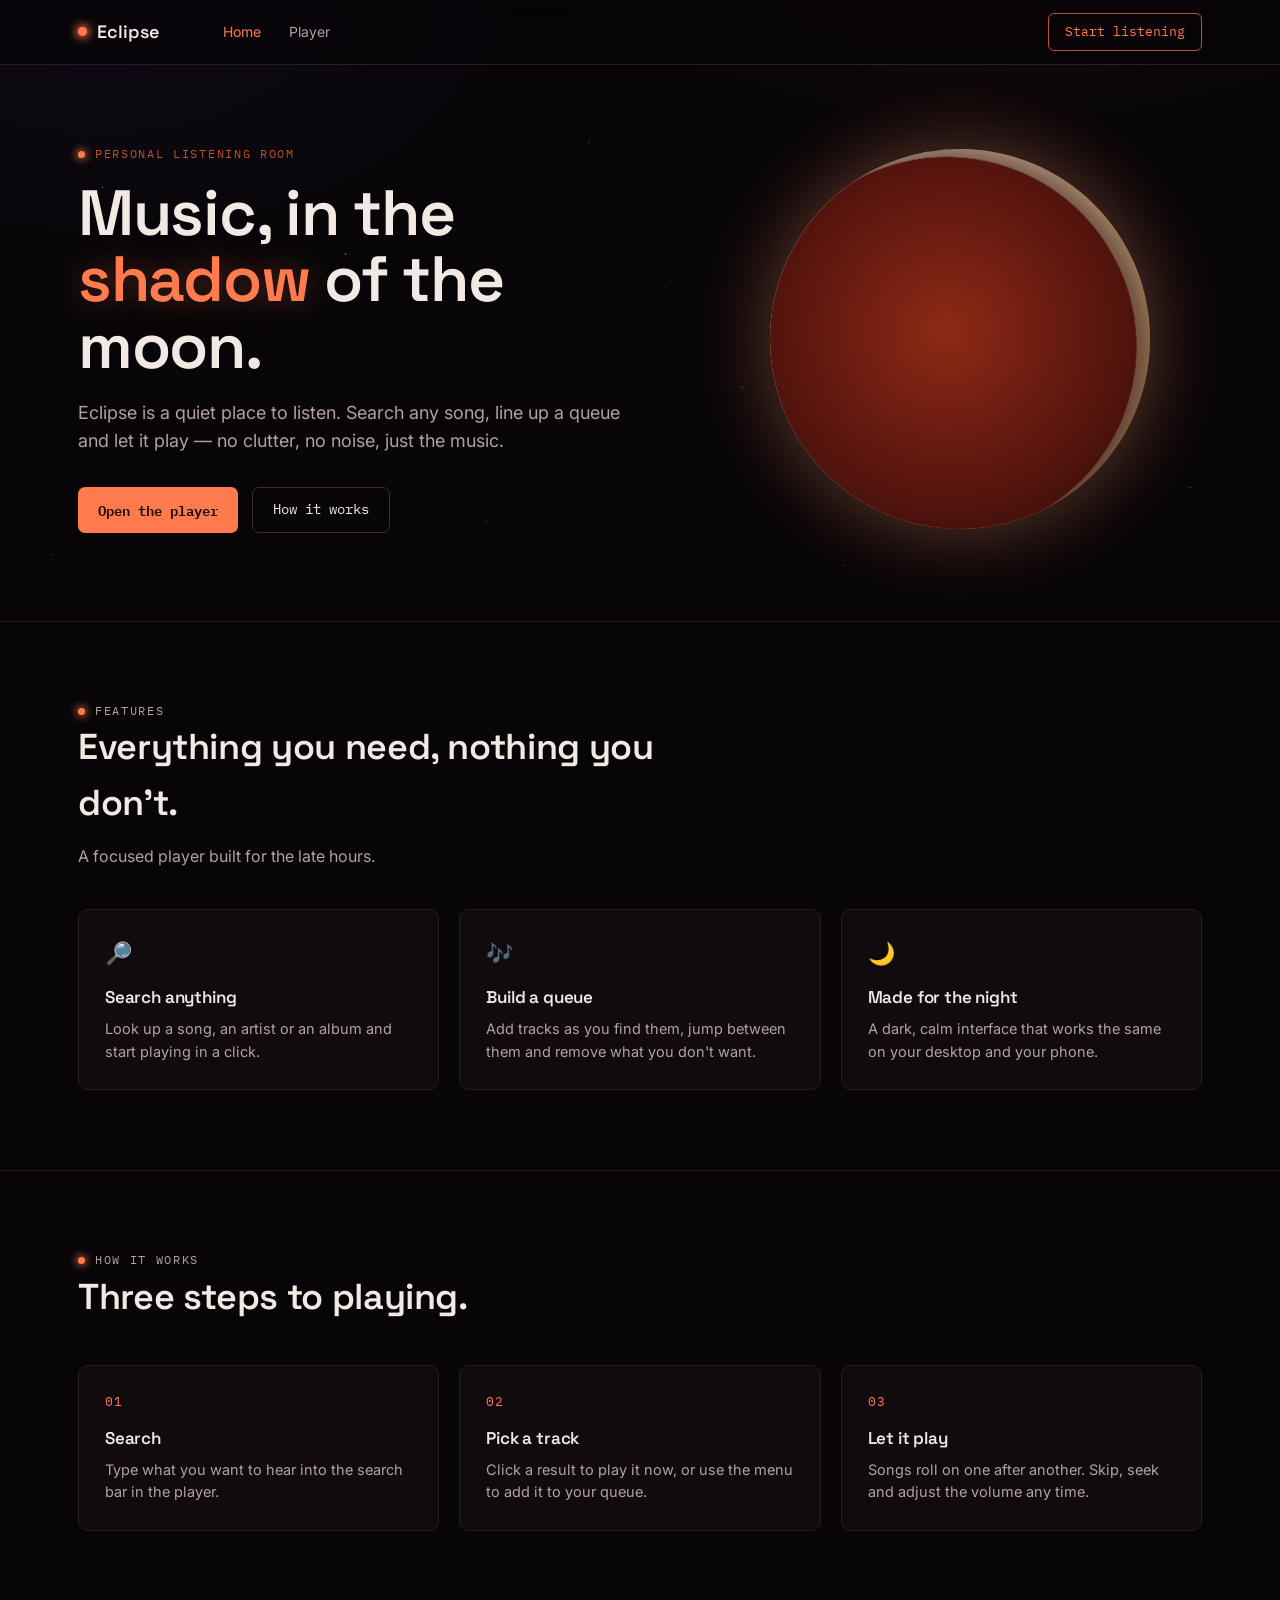
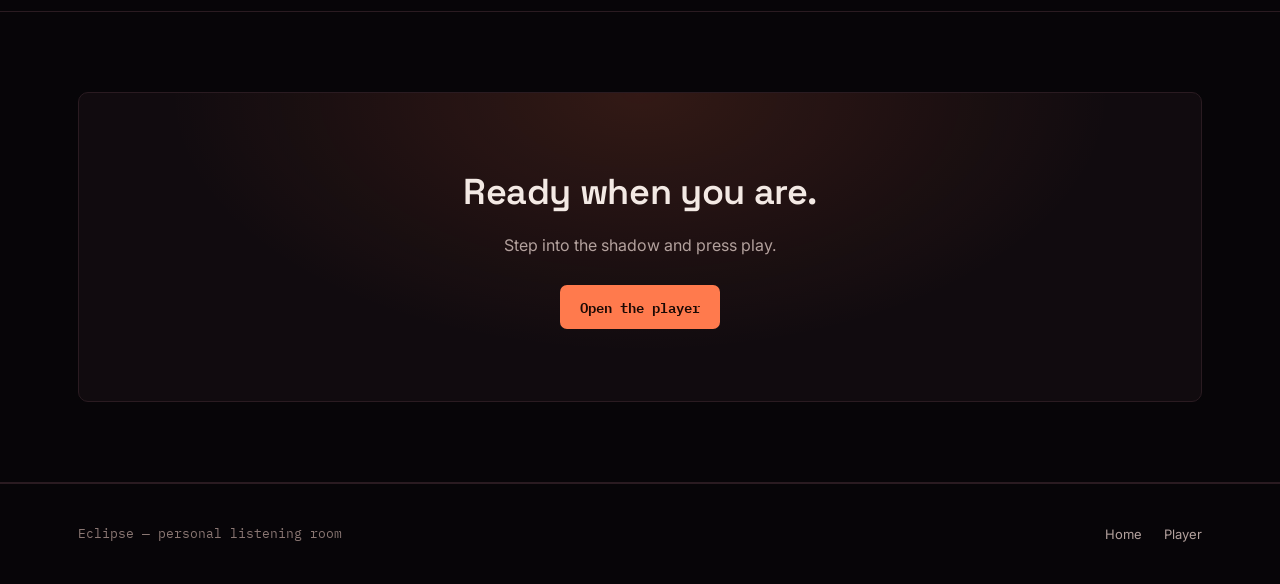
<file: frontend/index.html>
<!DOCTYPE html>
<html lang="en">
<head>
<meta charset="UTF-8">
<meta name="viewport" content="width=device-width, initial-scale=1.0">
<title>Eclipse — a personal listening room</title>
<meta name="description" content="Eclipse is a personal listening room. Search any song, build a queue and let it play.">
<meta name="theme-color" content="#070508">
<meta property="og:type" content="website">
<meta property="og:title" content="Eclipse — a personal listening room">
<meta property="og:description" content="Search any song, build a queue and let it play.">
<link rel="preconnect" href="https://fonts.googleapis.com">
<link rel="preconnect" href="https://fonts.gstatic.com" crossorigin>
<link href="https://fonts.googleapis.com/css2?family=Space+Grotesk:wght@500;600;700&family=Inter:wght@400;500;600&family=IBM+Plex+Mono:wght@400;500;600&display=swap" rel="stylesheet">
<link rel="stylesheet" href="style.css">
<link rel="icon" href="data:image/svg+xml,%3Csvg xmlns='http://www.w3.org/2000/svg' viewBox='0 0 32 32'%3E%3Ccircle cx='16' cy='16' r='13' fill='%23120609' stroke='%23ff7a4d' stroke-width='2.5'/%3E%3Cpath d='M16 3a13 13 0 0 1 0 26' fill='none' stroke='%23ffd9a8' stroke-width='1.2' opacity='.8'/%3E%3C/svg%3E">
</head>
<body>

<nav class="nav">
  <div class="wrap">
    <a href="/" class="nav-brand"><span class="dot"></span>Eclipse</a>
    <div class="nav-links">
      <a href="/" class="active">Home</a>
      <a href="/player">Player</a>
    </div>
    <div class="nav-ctas"><a class="nav-cta" href="/player">Start listening</a></div>
  </div>
</nav>

<header class="hero">
  <div class="wrap hero-grid">
    <div class="hero-copy">
      <p class="eyebrow">Personal listening room</p>
      <h1>Music, in the <span class="accent">shadow</span> of the moon.</h1>
      <p class="lede">Eclipse is a quiet place to listen. Search any song, line up a queue and let it play — no clutter, no noise, just the music.</p>
      <div class="hero-ctas">
        <a class="btn btn-primary" href="/player">Open the player</a>
        <a class="btn btn-ghost" href="#how">How it works</a>
      </div>
    </div>
    <div class="hero-visual">
      <div class="eclipse" aria-hidden="true">
        <div class="eclipse-halo"></div>
        <div class="eclipse-disc">
          <div class="eclipse-shadow"></div>
        </div>
      </div>
    </div>
  </div>
</header>

<section class="section" id="features">
  <div class="wrap">
    <div class="section-head">
      <p class="eyebrow">Features</p>
      <h2>Everything you need, nothing you don't.</h2>
      <p>A focused player built for the late hours.</p>
    </div>
    <div class="grid-3">
      <div class="card">
        <div class="card-icon">🔎</div>
        <h3>Search anything</h3>
        <p>Look up a song, an artist or an album and start playing in a click.</p>
      </div>
      <div class="card">
        <div class="card-icon">🎶</div>
        <h3>Build a queue</h3>
        <p>Add tracks as you find them, jump between them and remove what you don't want.</p>
      </div>
      <div class="card">
        <div class="card-icon">🌙</div>
        <h3>Made for the night</h3>
        <p>A dark, calm interface that works the same on your desktop and your phone.</p>
      </div>
    </div>
  </div>
</section>

<section class="section" id="how">
  <div class="wrap">
    <div class="section-head">
      <p class="eyebrow">How it works</p>
      <h2>Three steps to playing.</h2>
    </div>
    <div class="grid-3">
      <div class="card">
        <div class="step-num">01</div>
        <h3>Search</h3>
        <p>Type what you want to hear into the search bar in the player.</p>
      </div>
      <div class="card">
        <div class="step-num">02</div>
        <h3>Pick a track</h3>
        <p>Click a result to play it now, or use the menu to add it to your queue.</p>
      </div>
      <div class="card">
        <div class="step-num">03</div>
        <h3>Let it play</h3>
        <p>Songs roll on one after another. Skip, seek and adjust the volume any time.</p>
      </div>
    </div>
  </div>
</section>

<section class="section">
  <div class="wrap">
    <div class="cta-band">
      <h2>Ready when you are.</h2>
      <p>Step into the shadow and press play.</p>
      <a class="btn btn-primary" href="/player">Open the player</a>
    </div>
  </div>
</section>

<footer>
  <div class="wrap">
    <div class="footer-brand">Eclipse — personal listening room</div>
    <div class="footer-links"><a href="/">Home</a><a href="/player">Player</a></div>
  </div>
</footer>

</body>
</html>
</file>
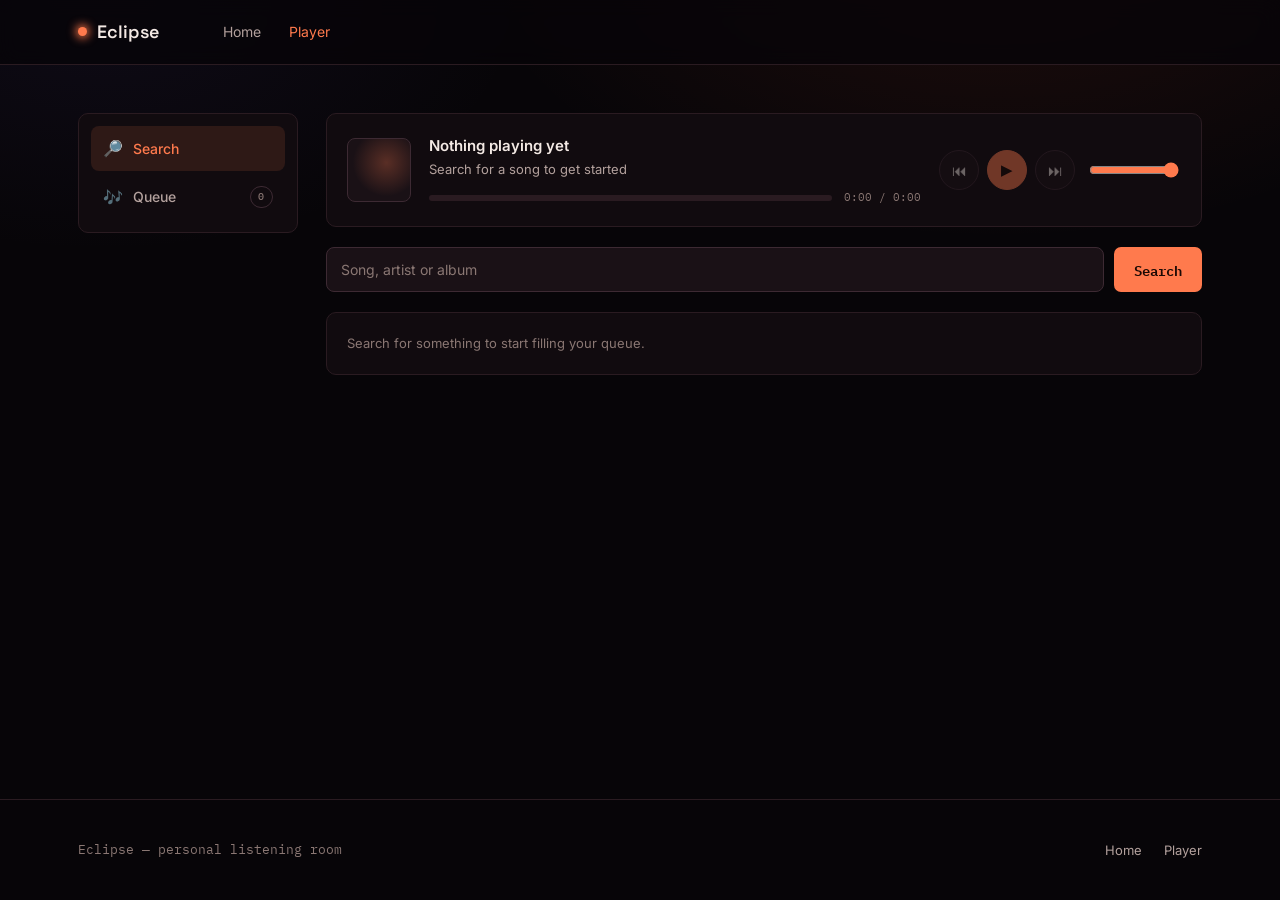
<file: frontend/player.html>
<!DOCTYPE html>
<html lang="en">
<head>
<meta charset="UTF-8">
<meta name="viewport" content="width=device-width, initial-scale=1.0">
<title>Player — Eclipse</title>
<meta name="description" content="Eclipse — a personal listening room.">
<meta name="theme-color" content="#070508">
<link rel="preconnect" href="https://fonts.googleapis.com">
<link rel="preconnect" href="https://fonts.gstatic.com" crossorigin>
<link href="https://fonts.googleapis.com/css2?family=Space+Grotesk:wght@500;600;700&family=Inter:wght@400;500;600&family=IBM+Plex+Mono:wght@400;500;600&display=swap" rel="stylesheet">
<link rel="stylesheet" href="style.css">
<link rel="icon" href="data:image/svg+xml,%3Csvg xmlns='http://www.w3.org/2000/svg' viewBox='0 0 32 32'%3E%3Ccircle cx='16' cy='16' r='13' fill='%23120609' stroke='%23ff7a4d' stroke-width='2.5'/%3E%3Cpath d='M16 3a13 13 0 0 1 0 26' fill='none' stroke='%23ffd9a8' stroke-width='1.2' opacity='.8'/%3E%3C/svg%3E">
</head>
<body>

<nav class="nav">
  <div class="wrap">
    <a href="/" class="nav-brand"><span class="dot"></span>Eclipse</a>
    <div class="nav-links">
      <a href="/">Home</a>
      <a href="/player" class="active">Player</a>
    </div>
  </div>
</nav>

<section class="music-shell wrap">
  <div class="music-panel">

    <aside class="music-sidebar">
      <nav class="music-sidebar-nav">
        <a href="#" class="music-sidebar-link active" data-panel="search">
          <span class="music-icon">🔎</span> Search
        </a>
        <a href="#" class="music-sidebar-link" data-panel="queue">
          <span class="music-icon">🎶</span> Queue
          <span class="music-count-tag" id="queue-count">0</span>
        </a>
      </nav>
    </aside>

    <main class="music-main">

      <div class="music-nowplaying-card" id="now-playing">
        <div class="music-nowplaying-art"><img id="np-artwork" alt="" hidden></div>
        <div class="music-nowplaying-info">
          <div class="music-nowplaying-title" id="np-title">Nothing playing yet</div>
          <div class="music-nowplaying-sub" id="np-author">Search for a song to get started</div>
          <div class="music-progress-row">
            <div class="music-progress" id="progress" role="slider" aria-label="Seek" aria-valuemin="0" aria-valuemax="100" aria-valuenow="0" tabindex="0">
              <div class="music-progress-fill" id="progress-fill"></div>
            </div>
            <span class="music-time" id="time-label">0:00 / 0:00</span>
          </div>
        </div>
        <div class="music-controls">
          <button class="music-ctrl-btn" id="prev-btn" title="Previous" aria-label="Previous" disabled>⏮</button>
          <button class="music-ctrl-btn music-ctrl-primary" id="play-btn" title="Play/Pause" aria-label="Play or pause" disabled>▶</button>
          <button class="music-ctrl-btn" id="next-btn" title="Next" aria-label="Next" disabled>⏭</button>
          <input class="music-volume" id="volume" type="range" min="0" max="1" step="0.01" value="1" aria-label="Volume" title="Volume">
        </div>
      </div>

      <p class="music-toast" id="toast" hidden></p>

      <div id="panel-search" class="music-view">
        <form class="music-play-card" id="search-form">
          <input type="text" id="search-input" class="music-play-input" placeholder="Song, artist or album" autocomplete="off" aria-label="Search songs">
          <button class="btn btn-primary" type="submit">Search</button>
        </form>

        <div class="music-queue-card">
          <ul class="music-queue-list" id="results">
            <li class="music-queue-empty">Search for something to start filling your queue.</li>
          </ul>
        </div>
      </div>

      <div id="panel-queue" class="music-view" hidden>
        <div class="music-queue-card">
          <div class="music-toolbar music-toolbar-tight">
            <h3>Queue</h3>
            <button class="btn btn-ghost btn-small" id="clear-btn" type="button">Clear</button>
          </div>
          <ul class="music-queue-list" id="queue-list">
            <li class="music-queue-empty">Your queue is empty.</li>
          </ul>
        </div>
      </div>

    </main>
  </div>
</section>

<footer>
  <div class="wrap">
    <div class="footer-brand">Eclipse — personal listening room</div>
    <div class="footer-links"><a href="/">Home</a><a href="/player">Player</a></div>
  </div>
</footer>

<audio id="audio" preload="none"></audio>
<script src="app.js"></script>
</body>
</html>
</file>
<file: frontend/style.css>
/* ============================================================
   Eclipse — lunar-eclipse theme: a near-black night sky, umbra
   reds and a thin gold limb. One accent colour, used sparingly.
   ============================================================ */

:root {
  /* Lunar eclipse: near-black night sky, umbra reds, a thin gold limb */
  --bg:            #070508;
  --surface:       #110b0f;
  --surface-raised:#1a1116;
  --line:          #2a1b21;
  --line-bright:   #3d2a33;

  --accent:        #ff7a4d;
  --accent-dim:    #b8532f;
  --accent-soft:   rgba(255, 122, 77, 0.12);
  --amber:         #ffc27a;
  --green:         #57e08f;

  --text:          #f3e9e4;
  --text-dim:      #b3a19d;
  --text-faint:    #8a7773;

  --font-display:  'Space Grotesk', sans-serif;
  --font-body:     'Inter', sans-serif;
  --font-mono:     'IBM Plex Mono', monospace;

  --radius:        10px;
  --max-w:         1180px;
}

@media (prefers-reduced-motion: reduce) {
  *, *::before, *::after { animation-duration: 0.01ms !important; animation-iteration-count: 1 !important; transition-duration: 0.01ms !important; }
}

* { box-sizing: border-box; }

html { scroll-behavior: smooth; }
html, body { overflow-x: hidden; max-width: 100%; }
body {
  margin: 0;
  min-height: 100vh;
  display: flex;
  flex-direction: column;
  background: var(--bg);
  background-image:
    radial-gradient(ellipse 900px 520px at 78% -8%, rgba(255,90,50,0.10), transparent 60%),
    radial-gradient(ellipse 700px 420px at 8% 0%, rgba(90,70,170,0.09), transparent 60%);
  background-repeat: no-repeat;
  color: var(--text);
  font-family: var(--font-body);
  font-size: 16px;
  line-height: 1.55;
  -webkit-font-smoothing: antialiased;
}

a { color: inherit; }
::selection { background: var(--accent-soft); color: var(--accent); }
h1, h2, h3 { font-family: var(--font-display); font-weight: 600; letter-spacing: -0.01em; margin: 0; }

.wrap { max-width: var(--max-w); margin: 0 auto; padding: 0 28px; width: 100%; }

/* ── Nav ─────────────────────────────────────────────────── */

.nav {
  position: sticky;
  top: 0;
  z-index: 50;
  background: rgba(7, 5, 8, 0.78);
  backdrop-filter: blur(10px);
  border-bottom: 1px solid var(--line);
}
.nav .wrap { display: flex; align-items: center; height: 64px; gap: 64px; }
.nav-brand {
  display: flex;
  align-items: center;
  gap: 10px;
  font-family: var(--font-display);
  font-weight: 600;
  font-size: 18px;
  text-decoration: none;
  flex-shrink: 0;
}
.nav-brand .dot {
  width: 9px; height: 9px; border-radius: 50%;
  background: var(--accent);
  box-shadow: 0 0 10px 2px var(--accent);
}
.nav-links { display: flex; gap: 28px; font-size: 14px; color: var(--text-dim); }
.nav-links a { text-decoration: none; transition: color .15s; }
.nav-links a:hover { color: var(--text); }
.nav-links a.active { color: var(--accent); }
.nav-ctas { display: flex; align-items: center; gap: 12px; margin-left: auto; }
.nav-cta {
  font-family: var(--font-mono);
  font-size: 13px;
  padding: 8px 16px;
  border: 1px solid var(--accent-dim);
  border-radius: 6px;
  color: var(--accent);
  text-decoration: none;
  transition: background .15s, border-color .15s;
}
.nav-cta:hover { background: var(--accent-soft); border-color: var(--accent); }

/* ── Buttons ─────────────────────────────────────────────── */

.btn {
  font-family: var(--font-mono);
  font-size: 14px;
  padding: 11px 20px;
  border-radius: 7px;
  border: none;
  cursor: pointer;
  text-decoration: none;
  display: inline-flex;
  align-items: center;
  gap: 8px;
  transition: transform .12s, box-shadow .12s, background .12s;
}
.btn-primary { background: var(--accent); color: #1a0904; font-weight: 600; }
.btn-primary:hover { transform: translateY(-1px); box-shadow: 0 6px 24px -4px rgba(255,122,77,0.45); }
.btn-ghost { background: none; border: 1px solid var(--line-bright); color: var(--text); }
.btn-ghost:hover { border-color: var(--accent-dim); color: var(--accent); }
.btn-small { padding: 6px 12px; font-size: 12px; }

/* ── Footer ──────────────────────────────────────────────── */

footer { border-top: 1px solid var(--line); padding: 40px 0; margin-top: auto; }
footer .wrap { display: flex; justify-content: space-between; align-items: center; flex-wrap: wrap; gap: 16px; }
.footer-brand { font-family: var(--font-mono); font-size: 13px; color: var(--text-faint); }
.footer-links { display: flex; gap: 22px; font-size: 13px; color: var(--text-dim); }

/* ── Panel layout ────────────────────────────────────────── */

.music-shell { padding: 48px 28px 80px; min-height: 60vh; }

.music-panel {
  display: grid;
  grid-template-columns: 220px 1fr;
  gap: 28px;
  align-items: start;
}
.music-main { min-width: 0; }

.music-sidebar {
  background: var(--surface);
  border: 1px solid var(--line);
  border-radius: var(--radius);
  padding: 12px;
  position: sticky;
  top: 88px;
}
.music-sidebar-nav { display: flex; flex-direction: column; gap: 4px; }
.music-sidebar-link {
  display: flex;
  align-items: center;
  gap: 10px;
  padding: 10px 12px;
  border-radius: 8px;
  color: var(--text-dim);
  text-decoration: none;
  font-size: 14px;
  font-weight: 500;
  transition: background 0.15s, color 0.15s;
}
.music-sidebar-link:hover { background: var(--surface-raised); color: var(--text); }
.music-sidebar-link.active { background: var(--accent-soft); color: var(--accent); }
.music-icon { font-size: 16px; }
.music-count-tag {
  margin-left: auto;
  font-family: var(--font-mono);
  font-size: 10px;
  letter-spacing: 0.06em;
  color: var(--text-faint);
  border: 1px solid var(--line-bright);
  border-radius: 999px;
  padding: 2px 7px;
}
.music-view[hidden] { display: none; }

/* ── Toolbar / inputs ────────────────────────────────────── */

.music-toolbar { display: flex; align-items: center; gap: 12px; margin-bottom: 20px; flex-wrap: wrap; }
.music-toolbar-tight { margin-bottom: 12px; justify-content: space-between; }
.music-toolbar h3 { font-size: 16px; }

.music-play-card { display: flex; gap: 10px; margin-bottom: 20px; }
.music-play-input {
  flex: 1;
  min-width: 0;
  background: var(--surface-raised);
  border: 1px solid var(--line-bright);
  color: var(--text);
  border-radius: 8px;
  padding: 10px 14px;
  font-family: var(--font-body);
  font-size: 14px;
}
.music-play-input:focus { outline: none; border-color: var(--accent-dim); }
.music-play-input::placeholder { color: var(--text-faint); }

/* ── Now playing card ────────────────────────────────────── */

.music-nowplaying-card {
  background: var(--surface);
  border: 1px solid var(--line);
  border-radius: var(--radius);
  padding: 20px;
  display: grid;
  grid-template-columns: 64px 1fr auto;
  gap: 18px;
  align-items: center;
  margin-bottom: 20px;
}
.music-nowplaying-art {
  width: 64px;
  height: 64px;
  border-radius: 8px;
  background: radial-gradient(circle at 62% 38%, rgba(255,122,77,0.28), transparent 62%), var(--surface-raised);
  border: 1px solid var(--line-bright);
  overflow: hidden;
}
.music-nowplaying-art img { width: 100%; height: 100%; object-fit: cover; display: block; }
.music-nowplaying-art img[hidden] { display: none; }
.music-nowplaying-info { min-width: 0; }
.music-nowplaying-title {
  font-weight: 600;
  font-size: 15px;
  margin-bottom: 2px;
  white-space: nowrap;
  overflow: hidden;
  text-overflow: ellipsis;
}
.music-nowplaying-sub {
  color: var(--text-dim);
  font-size: 13px;
  margin-bottom: 10px;
  white-space: nowrap;
  overflow: hidden;
  text-overflow: ellipsis;
}
.music-nowplaying-sub.is-error { color: var(--amber); }

.music-progress-row { display: flex; align-items: center; gap: 12px; }
.music-progress {
  flex: 1;
  height: 6px;
  border-radius: 999px;
  background: var(--line);
  overflow: hidden;
  cursor: pointer;
}
.music-progress:focus-visible { outline: 1px solid var(--accent-dim); outline-offset: 3px; }
.music-progress-fill { height: 100%; width: 0%; background: var(--accent); }
.music-time { font-family: var(--font-mono); font-size: 11px; color: var(--text-faint); white-space: nowrap; }

.music-controls { display: flex; align-items: center; gap: 8px; }
.music-ctrl-btn {
  width: 40px;
  height: 40px;
  border-radius: 50%;
  border: 1px solid var(--line-bright);
  background: var(--surface-raised);
  color: var(--text);
  font-size: 15px;
  cursor: pointer;
  transition: border-color 0.15s, color 0.15s;
}
.music-ctrl-btn:hover:not(:disabled) { border-color: var(--accent-dim); color: var(--accent); }
.music-ctrl-btn:disabled { opacity: 0.4; cursor: not-allowed; }
.music-ctrl-primary { background: var(--accent); color: #1a0904; border-color: var(--accent); }
.music-ctrl-primary:hover:not(:disabled) { color: #1a0904; filter: brightness(1.08); }
.music-volume { width: 90px; accent-color: var(--accent); margin-left: 6px; }

@media (max-width: 760px) {
  .music-panel { grid-template-columns: 1fr; }
  .music-sidebar { position: static; }
  .music-sidebar-nav { flex-direction: row; }
  .music-sidebar-link { flex: 1; justify-content: center; }
  .nav .wrap { gap: 16px; }
}
@media (max-width: 560px) {
  .music-nowplaying-card { grid-template-columns: 1fr; text-align: center; }
  .music-nowplaying-art { margin: 0 auto; }
  .music-controls { justify-content: center; }
}

/* ── Track lists (results + queue) ───────────────────────── */

.music-queue-card {
  background: var(--surface);
  border: 1px solid var(--line);
  border-radius: var(--radius);
  padding: 20px;
  margin-bottom: 20px;
}
.music-queue-list { list-style: none; margin: 0; padding: 0; display: flex; flex-direction: column; gap: 2px; }
.music-queue-empty { color: var(--text-faint); font-size: 13px; }

.music-track {
  display: grid;
  grid-template-columns: 40px 1fr auto auto;
  align-items: center;
  gap: 12px;
  padding: 8px 6px;
  border-bottom: 1px solid var(--line);
  border-radius: 6px;
  cursor: pointer;
  transition: background 0.15s;
}
.music-track:last-child { border-bottom: none; }
.music-track:hover { background: var(--surface-raised); }
.music-track.is-active { background: var(--accent-soft); box-shadow: inset 2px 0 0 var(--accent); }
.music-track.is-unavailable { opacity: 0.5; }
.music-track.is-disabled { opacity: 0.4; cursor: not-allowed; }
.music-track-art {
  width: 40px;
  height: 40px;
  border-radius: 6px;
  background: var(--surface-raised);
  border: 1px solid var(--line-bright);
  object-fit: cover;
}
.music-track-meta { min-width: 0; display: flex; flex-direction: column; }
.qi-title { color: var(--text); font-size: 13px; white-space: nowrap; overflow: hidden; text-overflow: ellipsis; }
.qi-author { color: var(--text-faint); font-size: 12px; white-space: nowrap; overflow: hidden; text-overflow: ellipsis; }
.music-track-time { font-family: var(--font-mono); font-size: 12px; color: var(--text-faint); }
.music-soon-tag {
  font-family: var(--font-mono);
  font-size: 10px;
  letter-spacing: 0.06em;
  text-transform: uppercase;
  color: var(--text-faint);
  border: 1px solid var(--line-bright);
  border-radius: 999px;
  padding: 2px 7px;
}

.music-queue-remove {
  background: none;
  border: none;
  color: var(--text-faint);
  cursor: pointer;
  font-size: 14px;
  padding: 4px 8px;
}
.music-queue-remove:hover { color: var(--amber); }

/* ── Track row "⋮" menu ──────────────────────────────────── */

.music-track-menu { position: relative; }
.music-track-menu-btn {
  background: none;
  border: none;
  color: var(--text-faint);
  cursor: pointer;
  font-size: 16px;
  line-height: 1;
  padding: 4px 8px;
  border-radius: 6px;
}
.music-track-menu-btn:hover,
.music-track-menu-btn.is-open { color: var(--accent); background: var(--accent-soft); }
.music-track-menu-dropdown {
  position: absolute;
  right: 0;
  top: calc(100% + 4px);
  z-index: 20;
  min-width: 150px;
  background: var(--surface-raised);
  border: 1px solid var(--line-bright);
  border-radius: 8px;
  box-shadow: 0 8px 24px rgba(0, 0, 0, 0.4);
  padding: 4px;
  display: flex;
  flex-direction: column;
}
.music-track-menu-dropdown[hidden] { display: none; }
.music-track-menu-item {
  background: none;
  border: none;
  color: var(--text);
  text-align: left;
  font-family: var(--font-body);
  font-size: 13px;
  padding: 8px 10px;
  border-radius: 6px;
  cursor: pointer;
  display: flex;
  align-items: center;
  gap: 8px;
}
.music-track-menu-item:hover { background: var(--accent-soft); color: var(--accent); }

/* ── Toast ───────────────────────────────────────────────── */

.music-toast { font-size: 12px; color: var(--text-dim); margin: -4px 0 14px; min-height: 16px; }
.music-toast.is-error { color: var(--amber); }
.music-toast[hidden] { display: none; }

/* ============================================================
   Homepage
   ============================================================ */

.eyebrow {
  font-family: var(--font-mono);
  font-size: 12px;
  letter-spacing: 0.14em;
  text-transform: uppercase;
  color: var(--accent-dim);
  display: flex;
  align-items: center;
  gap: 10px;
  margin: 0 0 16px;
}
.eyebrow::before {
  content: "";
  width: 7px;
  height: 7px;
  border-radius: 50%;
  background: var(--accent);
  box-shadow: 0 0 8px 1px var(--accent);
  flex-shrink: 0;
}

.hero {
  position: relative;
  padding: 80px 0 88px;
  border-bottom: 1px solid var(--line);
  overflow: hidden;
  isolation: isolate;
}
/* faint star field */
.hero::before {
  content: "";
  position: absolute;
  inset: 0;
  z-index: -1;
  background-image:
    radial-gradient(1px 1px at 8% 22%, rgba(255,255,255,.55), transparent),
    radial-gradient(1px 1px at 17% 68%, rgba(255,255,255,.40), transparent),
    radial-gradient(1.5px 1.5px at 27% 34%, rgba(255,255,255,.55), transparent),
    radial-gradient(1px 1px at 38% 82%, rgba(255,255,255,.35), transparent),
    radial-gradient(1px 1px at 46% 14%, rgba(255,255,255,.50), transparent),
    radial-gradient(1.5px 1.5px at 58% 58%, rgba(255,255,255,.30), transparent),
    radial-gradient(1px 1px at 66% 90%, rgba(255,255,255,.40), transparent),
    radial-gradient(1px 1px at 74% 20%, rgba(255,255,255,.45), transparent),
    radial-gradient(1.5px 1.5px at 86% 46%, rgba(255,255,255,.40), transparent),
    radial-gradient(1px 1px at 93% 76%, rgba(255,255,255,.50), transparent),
    radial-gradient(1px 1px at 4% 88%, rgba(255,255,255,.35), transparent),
    radial-gradient(1px 1px at 52% 40%, rgba(255,255,255,.25), transparent);
  opacity: .8;
}
.hero-grid {
  display: grid;
  grid-template-columns: 1.1fr 0.9fr;
  gap: 48px;
  align-items: center;
}
.hero h1 {
  font-size: clamp(38px, 5.6vw, 64px);
  line-height: 1.04;
  letter-spacing: -0.02em;
  margin: 0 0 20px;
}
.hero h1 .accent {
  color: var(--accent);
  text-shadow: 0 0 32px rgba(255,122,77,.35);
}
.lede { color: var(--text-dim); font-size: 18px; max-width: 50ch; margin: 0 0 32px; }
.hero-ctas { display: flex; gap: 14px; flex-wrap: wrap; }

/* ── CSS lunar eclipse ───────────────────────────────────── */

.eclipse {
  position: relative;
  width: min(380px, 78vw);
  aspect-ratio: 1;
  margin: 0 auto;
}
.eclipse-halo {
  position: absolute;
  inset: -28%;
  border-radius: 50%;
  background: radial-gradient(circle, rgba(255,110,60,.42) 0%, rgba(255,90,50,.14) 34%, transparent 64%);
  animation: halo 18s ease-in-out infinite alternate both;
}
.eclipse-disc {
  position: absolute;
  inset: 0;
  border-radius: 50%;
  overflow: hidden;
  background:
    radial-gradient(circle at 30% 42%, rgba(110,84,70,.42) 0 11%, transparent 12%),
    radial-gradient(circle at 58% 28%, rgba(110,84,70,.30) 0 8%, transparent 9%),
    radial-gradient(circle at 64% 64%, rgba(110,84,70,.36) 0 13%, transparent 14%),
    radial-gradient(circle at 38% 74%, rgba(110,84,70,.26) 0 7%, transparent 8%),
    radial-gradient(circle at 36% 30%, #fff3e2 0%, #efd1ab 40%, #c79b72 72%, #8a6850 100%);
  box-shadow: 0 0 60px 6px rgba(255,190,140,.18);
}
/* the umbra sliding across the moon, then settling at totality */
.eclipse-shadow {
  position: absolute;
  inset: 0;
  border-radius: 50%;
  background: radial-gradient(circle at 50% 46%, #8e2a16 0%, #5a160e 55%, #2a0a0a 100%);
  box-shadow: 0 0 46px 14px rgba(30,6,8,.75);
  animation: umbra 18s ease-in-out infinite alternate both;
}

@keyframes umbra {
  0%       { transform: translate(-112%, -8%); }
  55%,100% { transform: translate(-3.5%, 2%); }
}
@keyframes halo {
  0%       { opacity: .25; }
  55%,100% { opacity: 1; }
}

.section { padding: 80px 0; border-bottom: 1px solid var(--line); }
.section-head { max-width: 640px; margin-bottom: 40px; }
.section-head h2 { font-size: clamp(26px, 3.6vw, 36px); margin: 0 0 12px; }
.section-head p { color: var(--text-dim); margin: 0; }

.grid-3 { display: grid; grid-template-columns: repeat(3, 1fr); gap: 20px; }
.card {
  background: var(--surface);
  border: 1px solid var(--line);
  border-radius: var(--radius);
  padding: 26px;
  transition: border-color .15s;
}
.card:hover { border-color: var(--accent-dim); }
.card-icon { font-size: 22px; margin-bottom: 14px; }
.card h3 { font-size: 17px; margin: 0 0 8px; }
.card p { color: var(--text-dim); font-size: 14.5px; margin: 0; }

.step-num {
  font-family: var(--font-mono);
  font-size: 13px;
  color: var(--accent);
  letter-spacing: 0.08em;
  margin-bottom: 12px;
}

.cta-band {
  text-align: center;
  padding: 72px 28px;
  border: 1px solid var(--line);
  border-radius: var(--radius);
  background: radial-gradient(60% 120% at 50% 0%, rgba(255,110,60,.14), transparent 70%), var(--surface);
}
.cta-band h2 { font-size: clamp(26px, 3.6vw, 36px); margin: 0 0 12px; }
.cta-band p { color: var(--text-dim); margin: 0 0 28px; }

.footer-links a { text-decoration: none; }
.footer-links a:hover { color: var(--accent); }

@media (max-width: 860px) {
  .hero { padding: 56px 0 64px; }
  .hero-grid { grid-template-columns: 1fr; gap: 40px; }
  .hero-visual { order: -1; }
  .grid-3 { grid-template-columns: 1fr; }
  .section { padding: 56px 0; }
}
@media (max-width: 560px) {
  .nav-ctas { display: none; }
  .nav-links { margin-left: auto; gap: 20px; }
}
</file>
